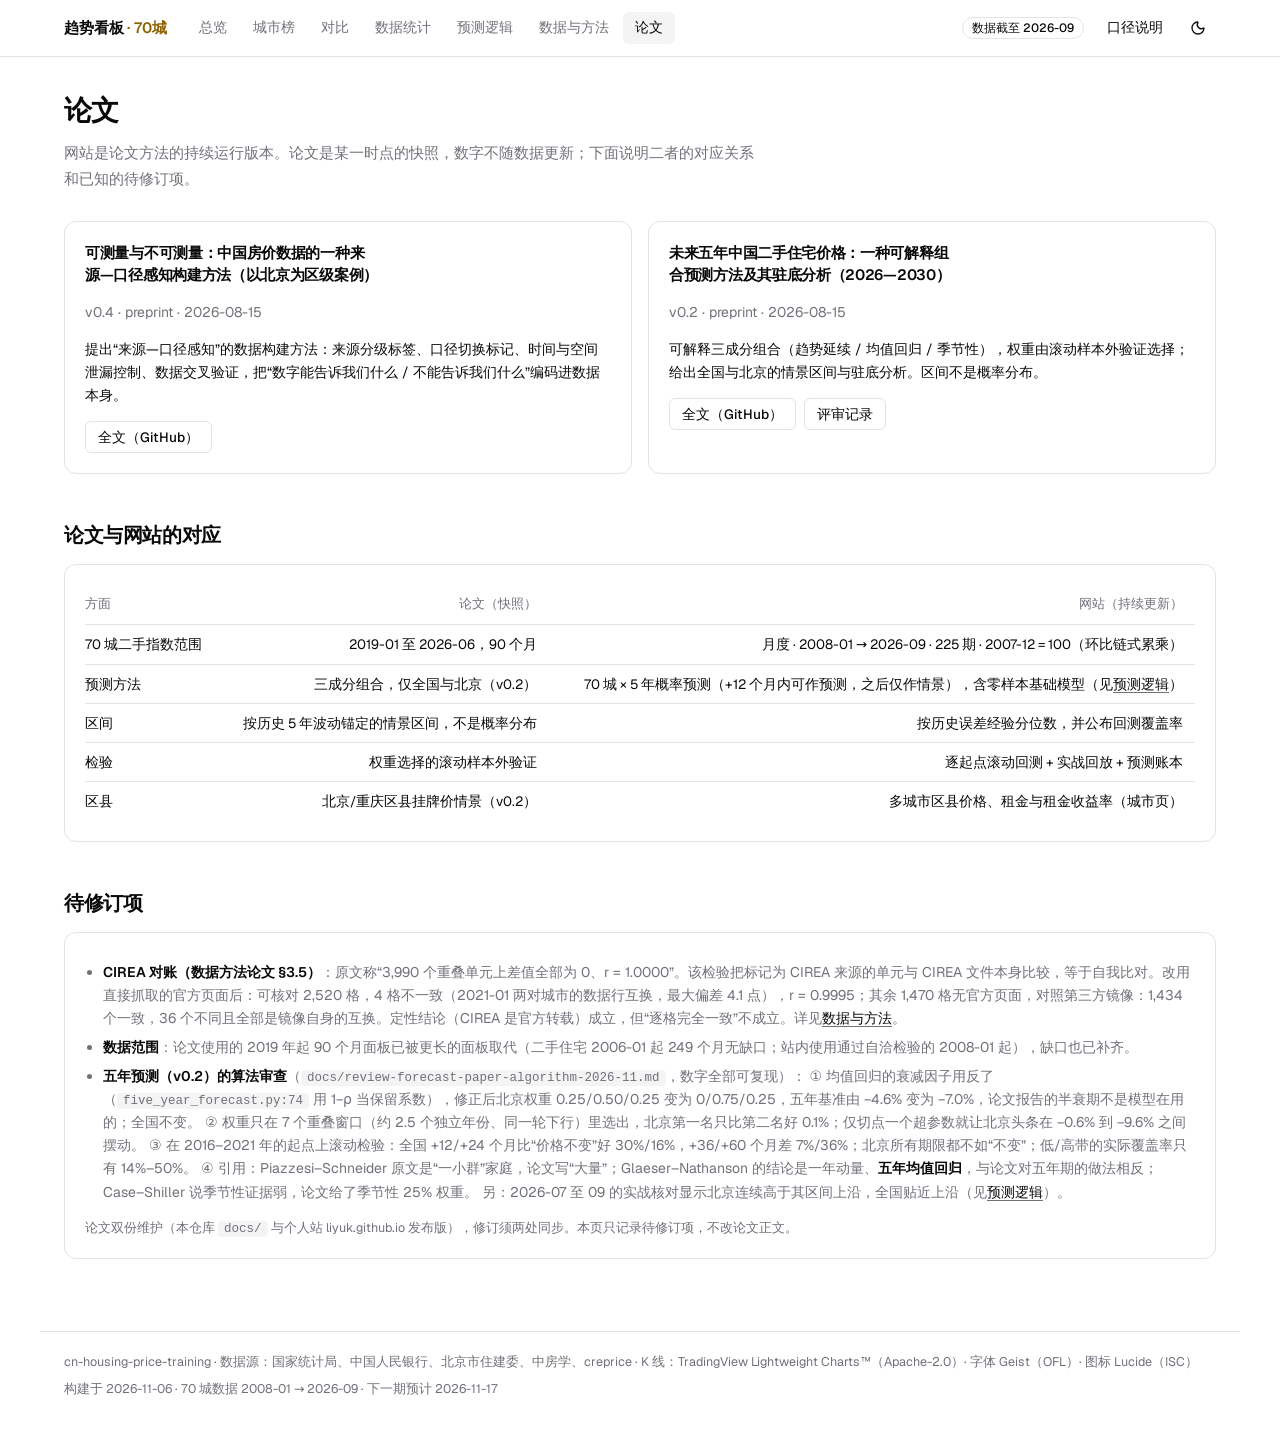
<file: site/papers.html>
<!DOCTYPE html>
<html lang="zh-CN">
<head>
  <meta charset="UTF-8" />
  <meta name="viewport" content="width=device-width, initial-scale=1.0" />
  <title>论文 · 趋势看板</title>
  <meta name="description" content="项目的两篇论文、版本与待修订项。" />
  <meta name="color-scheme" content="dark light" />
  <script>try { var t = localStorage.getItem("theme") || (matchMedia("(prefers-color-scheme: dark)").matches ? "dark" : "light"); document.documentElement.dataset.theme = t; } catch (e) {}</script>
  <link rel="preconnect" href="https://cdn.jsdelivr.net" crossorigin />
  <link rel="preload" href="assets/fonts/geist-latin-wght-normal.woff2" as="font" type="font/woff2" crossorigin />
  <link rel="stylesheet" href="assets/styles.css" />
</head>
<body>
  <div id="shell-header"></div>
  <main class="wrap">
    <section class="page-head">
      <h1>论文</h1>
      <p class="lead">网站是论文方法的持续运行版本。论文是某一时点的快照，数字不随数据更新；下面说明二者的对应关系和已知的待修订项。</p>
    </section>
    <section class="block tight">
      <div class="grid2">
        <article class="panel card">
          <h3 class="paper-t">可测量与不可测量：中国房价数据的一种来源—口径感知构建方法（以北京为区级案例）</h3>
          <p class="dim">v0.4 · preprint · 2026-08-15</p>
          <p>提出“来源—口径感知”的数据构建方法：来源分级标签、口径切换标记、时间与空间泄漏控制、数据交叉验证，把“数字能告诉我们什么 / 不能告诉我们什么”编码进数据本身。</p>
          <div class="links"><a href="https://github.com/Liyuk/cn-housing-price-training/blob/main/docs/paper-china-housing-price-data-methods.md" target="_blank" rel="noopener">全文（GitHub）</a></div>
        </article>
        <article class="panel card">
          <h3 class="paper-t">未来五年中国二手住宅价格：一种可解释组合预测方法及其驻底分析（2026—2030）</h3>
          <p class="dim">v0.2 · preprint · 2026-08-15</p>
          <p>可解释三成分组合（趋势延续 / 均值回归 / 季节性），权重由滚动样本外验证选择；给出全国与北京的情景区间与驻底分析。区间不是概率分布。</p>
          <div class="links"><a href="https://github.com/Liyuk/cn-housing-price-training/blob/main/docs/paper-five-year-housing-price-forecast.md" target="_blank" rel="noopener">全文（GitHub）</a>
            <a href="https://github.com/Liyuk/cn-housing-price-training/blob/main/docs/review-five-year-housing-price-forecast.md" target="_blank" rel="noopener">评审记录</a></div>
        </article>
      </div>
    </section>
    <section class="block">
      <div class="sec-head"><h2>论文与网站的对应</h2></div>
      <div class="panel card"><div style="overflow-x:auto"><table class="plain">
        <thead><tr><th>方面</th><th>论文（快照）</th><th>网站（持续更新）</th></tr></thead>
        <tbody>
          <tr><td>70 城二手指数范围</td><td>2019-01 至 2026-06，90 个月</td><td><span data-vintage="cum.json"></span></td></tr>
          <tr><td>预测方法</td><td>三成分组合，仅全国与北京（v0.2）</td><td>70 城 × 5 年概率预测（+12 个月内可作预测，之后仅作情景），含零样本基础模型（见<a href="forecast.html">预测逻辑</a>）</td></tr>
          <tr><td>区间</td><td>按历史 5 年波动锚定的情景区间，不是概率分布</td><td>按历史误差经验分位数，并公布回测覆盖率</td></tr>
          <tr><td>检验</td><td>权重选择的滚动样本外验证</td><td>逐起点滚动回测 + 实战回放 + 预测账本</td></tr>
          <tr><td>区县</td><td>北京/重庆区县挂牌价情景（v0.2）</td><td>多城市区县价格、租金与租金收益率（城市页）</td></tr>
        </tbody></table></div></div>
    </section>
    <section class="block">
      <div class="sec-head"><h2>待修订项</h2></div>
      <div class="panel card">
        <ul class="src-list" style="columns:1">
          <li><b>CIREA 对账（数据方法论文 §3.5）</b>：原文称“3,990 个重叠单元上差值全部为 0、r = 1.0000”。该检验把标记为 CIREA 来源的单元与 CIREA 文件本身比较，等于自我比对。改用直接抓取的官方页面后：可核对 2,520 格，4 格不一致（2021-01 两对城市的数据行互换，最大偏差 4.1 点），r = 0.9995；其余 1,470 格无官方页面，对照第三方镜像：1,434 个一致，36 个不同且全部是镜像自身的互换。定性结论（CIREA 是官方转载）成立，但“逐格完全一致”不成立。详见<a href="data.html">数据与方法</a>。</li>
          <li><b>数据范围</b>：论文使用的 2019 年起 90 个月面板已被更长的面板取代（二手住宅 2006-01 起 249 个月无缺口；站内使用通过自洽检验的 2008-01 起），缺口也已补齐。</li>
          <li><b>五年预测（v0.2）的算法审查</b>（<code>docs/review-forecast-paper-algorithm-2026-11.md</code>，数字全部可复现）：
            ① 均值回归的衰减因子用反了（<code>five_year_forecast.py:74</code> 用 1−ρ 当保留系数），修正后北京权重 0.25/0.50/0.25 变为 0/0.75/0.25，五年基准由 −4.6% 变为 −7.0%，论文报告的半衰期不是模型在用的；全国不变。
            ② 权重只在 7 个重叠窗口（约 2.5 个独立年份、同一轮下行）里选出，北京第一名只比第二名好 0.1%；仅切点一个超参数就让北京头条在 −0.6% 到 −9.6% 之间摆动。
            ③ 在 2016–2021 年的起点上滚动检验：全国 +12/+24 个月比“价格不变”好 30%/16%，+36/+60 个月差 7%/36%；北京所有期限都不如“不变”；低/高带的实际覆盖率只有 14%–50%。
            ④ 引用：Piazzesi–Schneider 原文是“一小群”家庭，论文写“大量”；Glaeser–Nathanson 的结论是一年动量、<b>五年均值回归</b>，与论文对五年期的做法相反；Case–Shiller 说季节性证据弱，论文给了季节性 25% 权重。
            另：2026-07 至 09 的实战核对显示北京连续高于其区间上沿，全国贴近上沿（见<a href="forecast.html">预测逻辑</a>）。</li>
        </ul>
        <p class="foot">论文双份维护（本仓库 <code>docs/</code> 与个人站 liyuk.github.io 发布版），修订须两处同步。本页只记录待修订项，不改论文正文。</p>
      </div>
    </section>
  </main>
  <div id="shell-footer"></div>
  <script type="module" src="assets/js/pages/papers.js"></script>
</body>
</html>
</file>
<file: site/assets/styles.css>
/* 趋势看板 — design system.
   Foundation: shadcn/ui "zinc" theme tokens (ui.shadcn.com/r/themes.css) and its component specs
   (button h-9 / badge / toggle group / input / table / card / alert), applied with the Impeccable
   "Operate" rules: one sans family, fixed rem scale, restrained colour (a monochrome UI; colour only
   encodes data), border-only elevation, no side stripes, no decorative motion.

   Colour roles
     UI            background / foreground / muted / border / primary   (shadcn neutrals; primary = ink)
     data          --gold (the series under study) · --blue (context) · --orange (alert)   validated with the
                   dataviz checker on #09090b and #ffffff (CVD ΔE ≥ 22, contrast ≥ 3:1)
     meaning       寒 凉 平 温 热 → diverging blue ↔ orange with a neutral mid; always paired with the character
     text on data  --up / --down / --gold-text are darker steps where plain text needs 4.5:1 on white
   Charts read tokens at render time (tok("name")), so this file is the single source of colour. */

@font-face {
  font-family: "Geist";
  src: url("fonts/geist-latin-wght-normal.woff2") format("woff2");
  font-weight: 100 900;
  font-display: swap;
  unicode-range: U+0000-00FF, U+0131, U+0152-0153, U+02BB-02BC, U+02C6, U+02DA, U+02DC, U+2000-206F, U+20AC, U+2122, U+2191, U+2193, U+2212, U+2215, U+FEFF, U+FFFD;
}

:root {
  color-scheme: light;
  /* shadcn / zinc, light */
  --background: hsl(0 0% 100%);
  --foreground: hsl(240 10% 3.9%);
  --card: hsl(0 0% 100%);
  --muted: hsl(240 4.8% 95.9%);
  --muted-foreground: hsl(240 3.8% 46.1%);
  --border: hsl(240 5.9% 90%);
  --input: hsl(240 5.9% 90%);
  --primary: hsl(240 5.9% 10%);
  --primary-foreground: hsl(0 0% 98%);
  --accent: hsl(240 4.8% 95.9%);
  --ring: hsl(240 5.9% 10%);
  --destructive: hsl(0 84.2% 60.2%);
  --radius: 0.5rem;

  /* data */
  --gold: #b97d00;
  --blue: #2a78d6;
  --orange: #d4501f;
  --aqua: #12966a;
  --violet: #7c4fd0;
  --gold-text: #8f6100;
  --up: #c2410c;
  --down: #1d4ed8;
  --cold: #2f66b8;
  --cool: #6d97cf;
  --flat: hsl(240 3.8% 46.1%);
  --warm: #c07a35;
  --hot: #c2441f;
  --mid: hsl(240 5% 88%);                      /* diverging neutral */
  --phase: rgba(185, 125, 0, 0.1);             /* rising-phase shading */

  /* aliases the chart code reads */
  --ink: var(--foreground);
  --ink-2: hsl(240 5% 34%);
  --ink-3: var(--muted-foreground);
  --line: hsl(240 6% 94%);                     /* gridlines: recede */
  --line-2: var(--border);
  --panel: var(--card);
  --gold-ink: var(--gold-text);

  --font: "Geist", ui-sans-serif, system-ui, -apple-system, "PingFang SC", "Hiragino Sans GB", "Microsoft YaHei", "Noto Sans SC", sans-serif;
  --scrim: hsl(240 10% 3.9% / 0.5);
}

:root[data-theme="dark"] {
  color-scheme: dark;
  --background: hsl(240 10% 3.9%);
  --foreground: hsl(0 0% 98%);
  --card: hsl(240 10% 3.9%);
  --muted: hsl(240 3.7% 15.9%);
  --muted-foreground: hsl(240 5% 64.9%);
  --border: hsl(240 3.7% 15.9%);
  --input: hsl(240 3.7% 15.9%);
  --primary: hsl(0 0% 98%);
  --primary-foreground: hsl(240 5.9% 10%);
  --accent: hsl(240 3.7% 15.9%);
  --ring: hsl(240 4.9% 83.9%);

  --gold: #c98500;
  --blue: #3987e5;
  --orange: #d95926;
  --aqua: #1fa675;
  --violet: #9a78e6;
  --gold-text: #e3ab35;
  --up: #e8693a;
  --down: #5b9bf0;
  --cold: #3d73c4;
  --cool: #6d97cf;
  --flat: hsl(240 5% 64.9%);
  --warm: #c07a35;
  --hot: #d9532c;
  --mid: hsl(240 4% 26%);
  --phase: rgba(201, 133, 0, 0.12);

  --ink-2: hsl(240 5% 78%);
  --line: hsl(240 4% 11%);
}

* { box-sizing: border-box; }
html { scroll-behavior: smooth; scroll-padding-top: 80px; }
@media (prefers-reduced-motion: reduce) { html { scroll-behavior: auto; } * { transition: none !important; animation: none !important; } }

body {
  margin: 0;
  background: var(--background);
  color: var(--foreground);
  font: 14px/1.65 var(--font);
  font-feature-settings: "tnum" 0, "calt" 1;
  -webkit-font-smoothing: antialiased;
  text-rendering: optimizeLegibility;
}
/* browser surfaces carry the design too */
::selection { background: var(--primary); color: var(--primary-foreground); }
input, textarea { caret-color: var(--foreground); }
input[type="checkbox"] { accent-color: var(--primary); width: 15px; height: 15px; margin: 0; cursor: pointer; }
* { scrollbar-width: thin; scrollbar-color: var(--border) transparent; }
a { color: var(--foreground); text-decoration-line: underline; text-decoration-color: var(--muted-foreground); text-underline-offset: 3px; text-decoration-thickness: 1px; }
a:hover { text-decoration-color: var(--foreground); }
button, select, input { font: inherit; color: inherit; }
:focus-visible { outline: none; box-shadow: 0 0 0 3px color-mix(in srgb, var(--ring) 50%, transparent); border-radius: 6px; }
.num, table td, .kv td { font-variant-numeric: tabular-nums; }
h1, h2, h3 { text-wrap: balance; letter-spacing: -0.02em; margin: 0; }
p { text-wrap: pretty; }
code { font: 12.5px/1.4 ui-monospace, "SF Mono", Menlo, monospace; background: var(--muted); padding: 1px 6px; border-radius: 4px; }
.icon { flex: none; vertical-align: -0.15em; }
.dim { color: var(--muted-foreground); }
.up { color: var(--up); } .down { color: var(--down); } .flatc { color: var(--muted-foreground); }

.wrap { max-width: 1200px; margin: 0 auto; padding: 0 24px; }

/* ---------- controls (shadcn spec) ---------- */
.btn {
  appearance: none; display: inline-flex; align-items: center; justify-content: center; gap: 8px; white-space: nowrap;
  height: 36px; padding: 0 16px; border-radius: 6px; border: 1px solid transparent; cursor: pointer;
  font-size: 14px; font-weight: 500; text-decoration: none; transition: background-color .15s, color .15s, border-color .15s;
  background: transparent; color: var(--foreground);
}
.btn:hover { background: var(--accent); }
.btn.outline { border-color: var(--input); background: var(--background); }
.btn.primary { background: var(--primary); color: var(--primary-foreground); }
.btn.primary:hover { background: color-mix(in srgb, var(--primary) 90%, transparent); }
.btn.sm { height: 32px; padding: 0 12px; }
.btn.icon-only { width: 36px; padding: 0; }
.btn:disabled { opacity: .5; pointer-events: none; }
.ghost { appearance: none; background: transparent; border: 0; color: inherit; cursor: pointer; border-radius: 6px; padding: 4px 10px; }

.badge {
  display: inline-flex; align-items: center; gap: 6px; height: 22px; padding: 0 9px; border-radius: 999px;
  border: 1px solid var(--border); font-size: 12px; font-weight: 500; line-height: 1; color: var(--foreground); white-space: nowrap;
}

/* segmented control = shadcn Tabs list / toggle group */
.seg { display: inline-flex; align-items: center; height: 36px; padding: 3px; gap: 2px; border-radius: 8px; background: var(--muted); }
.seg button {
  appearance: none; border: 1px solid transparent; background: transparent; height: 100%; padding: 0 12px; border-radius: 6px; cursor: pointer;
  font-size: 13.5px; font-weight: 500; color: var(--muted-foreground); transition: background-color .15s, color .15s; white-space: nowrap;
}
.seg button:hover { color: var(--foreground); }
.seg button[aria-pressed="true"], .seg button.on { background: var(--background); color: var(--foreground); border-color: var(--border); box-shadow: 0 1px 2px rgb(0 0 0 / 0.05); }
:root[data-theme="dark"] .seg button[aria-pressed="true"], :root[data-theme="dark"] .seg button.on { background: color-mix(in srgb, var(--input) 60%, var(--background)); border-color: var(--input); box-shadow: none; }

input.search, select.search {
  height: 36px; padding: 0 12px; border-radius: 6px; border: 1px solid var(--input); background: var(--background); color: var(--foreground);
  font-size: 14px; box-shadow: 0 1px 2px rgb(0 0 0 / 0.04); transition: border-color .15s, box-shadow .15s; min-width: 0;
}
input.search { width: 168px; }
input.search::placeholder { color: var(--muted-foreground); }
input.search:focus-visible, select.search:focus-visible { border-color: var(--ring); box-shadow: 0 0 0 3px color-mix(in srgb, var(--ring) 40%, transparent); border-radius: 6px; }
select.search {
  appearance: none; padding-right: 32px; cursor: pointer;
  background-image: url("data:image/svg+xml,%3Csvg xmlns='http://www.w3.org/2000/svg' width='16' height='16' viewBox='0 0 24 24' fill='none' stroke='%23888' stroke-width='2' stroke-linecap='round' stroke-linejoin='round'%3E%3Cpath d='m6 9 6 6 6-6'/%3E%3C/svg%3E");
  background-repeat: no-repeat; background-position: right 10px center;
}
.check { display: inline-flex; gap: 8px; align-items: center; font-size: 13.5px; color: var(--muted-foreground); cursor: pointer; }
.check:hover { color: var(--foreground); }

/* ---------- top bar ---------- */
.topbar { position: sticky; top: 0; z-index: 40; background: color-mix(in srgb, var(--background) 92%, transparent); backdrop-filter: blur(8px); border-bottom: 1px solid var(--border); }
.topbar .wrap { display: flex; align-items: center; gap: 20px; min-height: 56px; }
.brand { font-weight: 600; font-size: 15px; letter-spacing: -0.01em; text-decoration: none; white-space: nowrap; }
.brand b { font-weight: 600; color: var(--gold-text); }
.nav { display: flex; gap: 2px; overflow-x: auto; scrollbar-width: none; }
.nav::-webkit-scrollbar { display: none; }
.nav a { height: 32px; display: inline-flex; align-items: center; padding: 0 12px; border-radius: 6px; color: var(--muted-foreground); text-decoration: none; font-size: 14px; font-weight: 500; white-space: nowrap; transition: background-color .15s, color .15s; }
.nav a:hover { color: var(--foreground); background: var(--accent); }
.nav a.on { color: var(--foreground); background: var(--accent); }
.top-tools { margin-left: auto; display: flex; align-items: center; gap: 4px; }
.asof { margin-right: 6px; }

/* ---------- pages ---------- */
main.wrap { padding-bottom: 8px; }
.opening { padding: 36px 0 4px; }
.opening h1, .page-head h1 { font-size: 28px; line-height: 1.25; font-weight: 600; letter-spacing: -0.025em; max-width: 24em; margin-bottom: 12px; }
.opening .lead, .page-head .lead { color: var(--muted-foreground); max-width: 46em; margin: 0; font-size: 15px; line-height: 1.75; }
.opening .lead b, .page-head .lead b { color: var(--foreground); font-weight: 600; }
.page-head { padding: 36px 0 4px; }
section.block { padding-top: 48px; }
section.block.tight { padding-top: 24px; }
.sec-head { margin-bottom: 16px; }
.sec-head h2 { font-size: 20px; line-height: 1.3; font-weight: 600; margin-bottom: 4px; }
.sec-head p { margin: 0; color: var(--muted-foreground); max-width: 46em; font-size: 14px; }
.sec-head p b { color: var(--foreground); font-weight: 600; }
.mt { margin-top: 16px; }
.grid2 { display: grid; grid-template-columns: 1fr 1fr; gap: 16px; }

/* card: border only (elevation declared once) */
.panel { background: var(--card); border: 1px solid var(--border); border-radius: 12px; }
.card { padding: 20px; }
.hero { margin-top: 24px; padding: 16px 20px 16px; }
.hero-head { display: flex; flex-wrap: wrap; align-items: center; gap: 8px 16px; margin-bottom: 8px; }
.hero-head h2 { font-size: 15px; font-weight: 600; letter-spacing: -0.01em; }
.hero-head .sub { color: var(--muted-foreground); font-size: 13px; }
.hero-head .tools { margin-left: auto; display: flex; gap: 8px; align-items: center; }

.chart { width: 100%; height: 440px; }
.chart.tall { height: 560px; }
.chart.huge { height: 960px; }
.chart.mid { height: 340px; }
.chart.short { height: 260px; }
/* skeleton while a chart has not mounted yet */
.chart:not(:has(canvas)) { background: linear-gradient(90deg, var(--muted) 25%, color-mix(in srgb, var(--muted) 55%, var(--background)) 50%, var(--muted) 75%); background-size: 200% 100%; border-radius: 8px; animation: sk 1.4s ease-in-out infinite; }
@keyframes sk { from { background-position: 200% 0; } to { background-position: -200% 0; } }

.foot { color: var(--muted-foreground); font-size: 12.5px; line-height: 1.65; margin: 8px 0 0; max-width: 72em; }
.foot b { color: var(--foreground); font-weight: 600; }
details.table-view { margin-top: 10px; font-size: 13px; }
details.table-view summary { cursor: pointer; color: var(--muted-foreground); width: fit-content; }

/* alert (callout): shadcn Alert, no side stripe */
.callout {
  position: relative; margin: 14px 0 0; padding: 10px 14px 10px 40px; border: 1px solid var(--border); border-radius: 8px;
  background: color-mix(in srgb, var(--muted) 45%, var(--background)); color: var(--muted-foreground); font-size: 13.5px; line-height: 1.7;
}
.callout b { color: var(--foreground); font-weight: 600; }
.callout::before {
  content: ""; position: absolute; left: 14px; top: 13px; width: 16px; height: 16px; background: var(--foreground);
  -webkit-mask: url("data:image/svg+xml,%3Csvg xmlns='http://www.w3.org/2000/svg' viewBox='0 0 24 24' fill='none' stroke='black' stroke-width='2' stroke-linecap='round' stroke-linejoin='round'%3E%3Ccircle cx='12' cy='12' r='10'/%3E%3Cpath d='M12 16v-4'/%3E%3Cpath d='M12 8h.01'/%3E%3C/svg%3E") center / contain no-repeat;
  mask: url("data:image/svg+xml,%3Csvg xmlns='http://www.w3.org/2000/svg' viewBox='0 0 24 24' fill='none' stroke='black' stroke-width='2' stroke-linecap='round' stroke-linejoin='round'%3E%3Ccircle cx='12' cy='12' r='10'/%3E%3Cpath d='M12 16v-4'/%3E%3Cpath d='M12 8h.01'/%3E%3C/svg%3E") center / contain no-repeat;
}

/* ---------- key figures (a table, not a hero metric) ---------- */
table.kv { width: 100%; border-collapse: collapse; margin-top: 12px; font-size: 14px; }
table.kv th { text-align: left; font-weight: 500; color: var(--muted-foreground); padding: 9px 12px 9px 0; border-top: 1px solid var(--border); white-space: nowrap; width: 1%; }
table.kv td { padding: 9px 0; border-top: 1px solid var(--border); }
table.kv td b { font-weight: 600; font-size: 15px; margin-right: 8px; }
table.kv td .note { color: var(--muted-foreground); }

/* ---------- link list (home) ---------- */
ul.list { list-style: none; margin: 0; padding: 0; border: 1px solid var(--border); border-radius: 12px; overflow: hidden; }
ul.list li + li { border-top: 1px solid var(--border); }
ul.list a { display: grid; grid-template-columns: 1fr auto; align-items: center; gap: 4px 16px; padding: 14px 18px; text-decoration: none; transition: background-color .15s; }
ul.list a:hover { background: var(--accent); }
ul.list .t1 { font-weight: 600; font-size: 15px; }
ul.list .t2 { color: var(--muted-foreground); font-size: 13.5px; grid-column: 1; }
ul.list .t3 { color: var(--muted-foreground); font-size: 12.5px; grid-column: 1; }
ul.list .chev { grid-column: 2; grid-row: 1 / span 3; color: var(--muted-foreground); }

/* ---------- board ---------- */
.board-tools { display: flex; flex-wrap: wrap; gap: 8px 12px; align-items: center; margin-bottom: 12px; }
.chips { display: flex; flex-wrap: wrap; gap: 6px; }
.chip-btn { appearance: none; display: inline-flex; align-items: center; gap: 8px; height: 32px; padding: 0 12px 0 8px; border-radius: 999px; border: 1px solid var(--border); background: transparent; color: var(--muted-foreground); cursor: pointer; font-size: 13.5px; transition: background-color .15s, color .15s, border-color .15s; }
.chip-btn:hover { background: var(--accent); color: var(--foreground); }
.chip-btn[aria-pressed="true"] { border-color: var(--foreground); color: var(--foreground); background: var(--accent); }
.chip-btn .t { border: 0; padding: 0; height: auto; gap: 6px; }
.board-count { margin-left: auto; font-size: 12.5px; color: var(--muted-foreground); }

/* temperature badge: a dot (colour) + the character (meaning) */
.t { display: inline-flex; align-items: center; gap: 6px; height: 22px; padding: 0 9px 0 7px; border-radius: 999px; border: 1px solid var(--border); font-size: 12.5px; font-weight: 500; line-height: 1; color: var(--foreground); white-space: nowrap; }
.t::before { content: ""; width: 7px; height: 7px; border-radius: 50%; background: var(--flat); }
.t.cold::before { background: var(--cold); } .t.cool::before { background: var(--cool); } .t.flat::before { background: var(--flat); }
.t.warm::before { background: var(--warm); } .t.hot::before { background: var(--hot); }
.tag-turn { margin-left: 6px; height: 20px; padding: 0 7px; border-radius: 999px; border: 1px solid color-mix(in srgb, var(--gold) 55%, transparent); color: var(--gold-text); font-size: 11.5px; font-weight: 500; display: inline-flex; align-items: center; }

.table-wrap { overflow-x: auto; border: 1px solid var(--border); border-radius: 12px; background: var(--card); }
table.board { width: 100%; border-collapse: collapse; font-size: 13.5px; min-width: 920px; }
table.board th { position: sticky; top: 0; background: color-mix(in srgb, var(--muted) 50%, var(--background)); color: var(--muted-foreground); font-weight: 500; font-size: 12.5px; text-align: right; height: 40px; padding: 0 12px; border-bottom: 1px solid var(--border); white-space: nowrap; }
table.board th.l, table.board td.l { text-align: left; }
table.board th button { appearance: none; border: 0; background: none; color: inherit; cursor: pointer; font: inherit; padding: 0; }
table.board th button:hover { color: var(--foreground); }
table.board th[aria-sort="descending"] button, table.board th[aria-sort="ascending"] button { color: var(--foreground); }
table.board th[aria-sort="descending"] button::after, table.board th[aria-sort="ascending"] button::after {
  content: ""; display: inline-block; width: 12px; height: 12px; margin-left: 4px; vertical-align: -1px; background: currentColor;
}
table.board th[aria-sort="descending"] button::after { -webkit-mask: url("data:image/svg+xml,%3Csvg xmlns='http://www.w3.org/2000/svg' viewBox='0 0 24 24' fill='none' stroke='black' stroke-width='2.5' stroke-linecap='round' stroke-linejoin='round'%3E%3Cpath d='M12 5v14'/%3E%3Cpath d='m19 12-7 7-7-7'/%3E%3C/svg%3E") center / contain no-repeat; mask: url("data:image/svg+xml,%3Csvg xmlns='http://www.w3.org/2000/svg' viewBox='0 0 24 24' fill='none' stroke='black' stroke-width='2.5' stroke-linecap='round' stroke-linejoin='round'%3E%3Cpath d='M12 5v14'/%3E%3Cpath d='m19 12-7 7-7-7'/%3E%3C/svg%3E") center / contain no-repeat; }
table.board th[aria-sort="ascending"] button::after { -webkit-mask: url("data:image/svg+xml,%3Csvg xmlns='http://www.w3.org/2000/svg' viewBox='0 0 24 24' fill='none' stroke='black' stroke-width='2.5' stroke-linecap='round' stroke-linejoin='round'%3E%3Cpath d='m5 12 7-7 7 7'/%3E%3Cpath d='M12 19V5'/%3E%3C/svg%3E") center / contain no-repeat; mask: url("data:image/svg+xml,%3Csvg xmlns='http://www.w3.org/2000/svg' viewBox='0 0 24 24' fill='none' stroke='black' stroke-width='2.5' stroke-linecap='round' stroke-linejoin='round'%3E%3Cpath d='m5 12 7-7 7 7'/%3E%3Cpath d='M12 19V5'/%3E%3C/svg%3E") center / contain no-repeat; }
table.board td { padding: 7px 12px; border-bottom: 1px solid var(--border); text-align: right; white-space: nowrap; }
table.board tbody tr { transition: background-color .15s; }
table.board tbody tr:hover { background: color-mix(in srgb, var(--muted) 50%, transparent); }
table.board tbody tr:last-child td { border-bottom: 0; }
.city-btn { font-weight: 600; font-size: 14px; text-decoration: none; }
.city-btn:hover { text-decoration: underline; text-underline-offset: 3px; }
.rank { color: var(--muted-foreground); width: 36px; }
.strength { display: inline-flex; align-items: center; gap: 8px; }
.strength .bar { width: 56px; height: 5px; background: var(--muted); border-radius: 3px; overflow: hidden; }
.strength .bar i { display: block; height: 100%; background: var(--gold); border-radius: 3px; }
.strength span.num { width: 26px; text-align: right; }
svg.spark { width: 110px; height: 28px; display: block; margin-left: auto; overflow: visible; }
svg.micro { width: 132px; height: 22px; display: block; margin-left: auto; overflow: visible; }
tr.empty td { padding: 40px 12px; text-align: center; color: var(--muted-foreground); }
tr.empty td .btn { margin-top: 12px; }
.legend-note { margin-top: 10px; font-size: 12.5px; color: var(--muted-foreground); max-width: 72em; }

/* ---------- plain tables (scorecard, data) ---------- */
table.plain { width: 100%; border-collapse: collapse; font-size: 13.5px; }
table.plain th { color: var(--muted-foreground); font-weight: 500; font-size: 12.5px; text-align: right; height: 40px; padding: 0 12px; border-bottom: 1px solid var(--border); white-space: nowrap; }
table.plain td { text-align: right; padding: 8px 12px; border-bottom: 1px solid var(--border); }
table.plain th:first-child, table.plain td:first-child { text-align: left; padding-left: 0; }
table.plain th.l, table.plain td.l { text-align: left; }
table.plain tr:last-child td { border-bottom: 0; }
table.plain td.best { font-weight: 600; color: var(--gold-text); }
.verdict { display: inline-flex; align-items: center; gap: 5px; font-size: 12.5px; white-space: nowrap; color: var(--foreground); }
.verdict.out { color: var(--up); }

.zones { display: grid; grid-template-columns: repeat(3, 1fr); gap: 12px; margin-top: 16px; }
.zone { border: 1px solid var(--border); border-radius: 8px; padding: 12px 14px; font-size: 13.5px; color: var(--muted-foreground); line-height: 1.65; }
.zone h4 { margin: 0 0 4px; font-size: 14px; font-weight: 600; color: var(--foreground); }
.zone .tagz { font-size: 12px; font-weight: 500; margin-bottom: 4px; display: block; }
.src-list { columns: 2; column-gap: 32px; padding-left: 18px; margin: 8px 0 0; color: var(--muted-foreground); }
.src-list li { break-inside: avoid; margin-bottom: 6px; }
.src-list b { color: var(--foreground); font-weight: 600; }

/* facts: a data list, not tiles */
.facts { display: grid; grid-template-columns: repeat(4, 1fr); border-top: 1px solid var(--border); border-left: 1px solid var(--border); border-radius: 0; margin: 8px 0 16px; }
.fact { padding: 10px 14px; border-right: 1px solid var(--border); border-bottom: 1px solid var(--border); }
.fact .k { font-size: 12px; color: var(--muted-foreground); }
.fact .v { font-size: 16px; font-weight: 600; letter-spacing: -0.01em; }
.fact .v small { font-size: 12px; color: var(--muted-foreground); font-weight: 400; margin-left: 2px; }

/* trend view toolbar + stage */
.tv-bar { display: flex; flex-wrap: wrap; align-items: center; gap: 8px 14px; margin: 4px 0 6px; }
.tv-grp { display: inline-flex; flex-wrap: wrap; align-items: center; gap: 6px; }
.tv-grp[hidden], .tv-bar [hidden] { display: none; }
.tv-lab { font-size: 12px; color: var(--muted-foreground); white-space: nowrap; }
.tv-checks { gap: 14px; }
.tv-custom { display: inline-flex; align-items: center; gap: 6px; }
.tv-custom { flex-wrap: wrap; }
.tv-custom input[type="month"] { width: 148px; max-width: 100%; height: 32px; padding: 0 8px; border: 1px solid var(--input); border-radius: 6px; background: var(--background); color: var(--foreground); font: inherit; font-size: 13px; }
.tv-custom.on input[type="month"] { border-color: var(--foreground); }
.tv-hint { margin: 0 0 8px; font-size: 12.5px; color: var(--muted-foreground); }
.tv-stats { margin-top: 14px; }
.cmp-pick { display: flex; flex-wrap: wrap; align-items: center; gap: 8px 18px; margin: 0 0 10px; }
.cmp-pick .chips { display: inline-flex; flex-wrap: wrap; gap: 6px; }
.chip-btn .x { margin-left: 4px; color: var(--muted-foreground); }
.chip-btn:hover .x { color: var(--foreground); }
.tv-grp.off { opacity: 0.45; }
.ledger-entry + .ledger-entry { margin-top: 28px; padding-top: 22px; border-top: 1px solid var(--border); }
.ledger-entry h3 { margin: 0; font-size: 16px; font-weight: 600; }
.ledger-prov { margin: 0 0 12px; padding: 10px 12px; border: 1px solid var(--border); border-radius: 8px; font-size: 13px; color: var(--ink-2); }
.ledger-prov code { font-size: 12px; word-break: break-all; }
.ledger-prov summary { cursor: pointer; margin-top: 6px; color: var(--muted-foreground); }
@media (max-width: 640px) {
  .tv-bar > .tv-grp, .cmp-pick > .tv-grp, .window-bar > * { flex-direction: column; align-items: flex-start; gap: 4px; max-width: 100%; }
  .tv-bar .seg, .tv-custom { max-width: 100%; }
  .seg button { white-space: nowrap; padding-left: 10px; padding-right: 10px; }
  .tv-checks { flex-direction: row !important; }
}
.window-bar { display: flex; flex-wrap: wrap; align-items: center; gap: 8px 14px; margin: 0 0 4px; }
.window-bar .note { font-size: 12.5px; color: var(--muted-foreground); }
.tv-stats:empty { display: none; }
.tv-stats-head { display: flex; flex-wrap: wrap; gap: 4px 12px; align-items: baseline; margin-bottom: 4px; font-size: 13.5px; }
table.stats th[scope="row"] { text-align: left; font-weight: 500; color: var(--foreground); font-size: 13px; padding: 8px 12px 8px 0; height: auto; border-bottom: 1px solid var(--border); white-space: nowrap; }
table.stats tbody tr:last-child th, table.stats tbody tr:last-child td { border-bottom: 0; }
.dot { display: inline-block; width: 8px; height: 8px; border-radius: 50%; margin-right: 8px; vertical-align: 1px; }
.tv-bar [hidden], .tv-stage [hidden], .tv-key[hidden] { display: none; }
.tv-key { display: flex; flex-wrap: wrap; gap: 4px 16px; margin: 0 0 8px; font-size: 12px; color: var(--ink-2); }
.tv-key .k { display: inline-flex; align-items: center; gap: 6px; }
.tv-key .note { color: var(--ink-3); }
.sw { display: inline-block; width: 14px; height: 8px; border-radius: 2px; flex: none; }
.sw.up { background: var(--orange); } .sw.down { background: var(--blue); }
.sw.phase { background: var(--phase); border: 1px solid var(--border); }
.sw.scn { background: rgba(128, 128, 120, 0.2); }
.sw.median, .sw.band { height: 0; background: none; border-radius: 0; border-top: 2px dashed var(--gold); }
.sw.band { border-top: 2px dotted var(--gold); }
.sw.nat { height: 2px; background: var(--blue); }
.sw.new { height: 0; background: none; border-radius: 0; border-top: 2px dashed var(--aqua); }
.sw.chg { height: 8px; width: 4px; background: var(--orange); opacity: 0.6; box-shadow: 6px 0 0 var(--blue); margin-right: 6px; }
.tv-stage { position: relative; }
.tv-candle { position: relative; }
.lwc-legend { position: absolute; left: 8px; top: 6px; z-index: 3; max-width: calc(100% - 180px); font-size: 12px; line-height: 1.5; color: var(--ink-3); pointer-events: none; font-variant-numeric: tabular-nums; }
.lwc-legend .row { display: flex; flex-wrap: wrap; align-items: center; gap: 0 10px; }
.lwc-legend .lg-title { font-size: 13px; font-weight: 600; color: var(--foreground); }
.lwc-legend .lg-unit { color: var(--ink-2); }
.lwc-legend .lg-time { color: var(--ink-2); margin-right: 4px; }
.lwc-legend b { font-weight: 500; color: var(--foreground); }
.lwc-legend b.up, .lwc-pane b.up { color: var(--up); } .lwc-legend b.down, .lwc-pane b.down { color: var(--down); }
.lwc-legend .sw { margin-right: 2px; }
.lwc-pane { position: absolute; left: 8px; z-index: 3; font-size: 11.5px; color: var(--ink-3); pointer-events: none; font-variant-numeric: tabular-nums; }
.lwc-pane b { font-weight: 500; }
@media (max-width: 640px) { .lwc-legend { max-width: calc(100% - 72px); } }

/* district explorer */
.dist-grid { display: grid; grid-template-columns: 240px 1fr; gap: 16px; }
.dist-list { max-height: 340px; overflow-y: auto; border: 1px solid var(--border); border-radius: 8px; padding: 4px; }
.dist-item { display: flex; align-items: center; gap: 8px; padding: 5px 8px; border-radius: 6px; cursor: pointer; font-size: 13.5px; }
.dist-item:hover { background: var(--accent); }
.dist-item span:nth-of-type(1) { flex: 1; }
.city-title { display: flex; align-items: center; gap: 10px; flex-wrap: wrap; margin-bottom: 10px; }
.city-title h1 { margin: 0; }
.city-tools { display: flex; align-items: center; gap: 12px; margin: 14px 0 4px; font-size: 13.5px; color: var(--muted-foreground); }
.city-tools a { display: inline-flex; align-items: center; gap: 4px; color: var(--muted-foreground); text-decoration: none; }
.city-tools a:hover { color: var(--foreground); }
.paper-t { font-size: 15px; line-height: 1.5; font-weight: 600; margin: 0 0 4px; }

.cirea { display: grid; grid-template-columns: repeat(4, 1fr); gap: 12px; margin-top: 12px; }
.cirea .c { border: 1px solid var(--border); border-radius: 8px; padding: 12px 14px; }
.cirea .c .big { display: block; font-size: 20px; font-weight: 600; letter-spacing: -0.02em; line-height: 1.3; }
.cirea .c .cap { font-size: 12.5px; color: var(--muted-foreground); margin-top: 2px; }
.links { display: flex; flex-wrap: wrap; gap: 8px; margin-top: 14px; }
.links a { display: inline-flex; align-items: center; gap: 6px; height: 32px; padding: 0 12px; border: 1px solid var(--input); border-radius: 6px; font-size: 13.5px; font-weight: 500; text-decoration: none; transition: background-color .15s; }
.links a:hover { background: var(--accent); }

footer.site { margin-top: 64px; padding: 20px 24px 56px; border-top: 1px solid var(--border); color: var(--muted-foreground); font-size: 12.5px; display: flex; flex-wrap: wrap; gap: 6px 24px; justify-content: space-between; }

#boot-error { display: none; position: fixed; left: 50%; top: 72px; transform: translateX(-50%); z-index: 100; background: var(--background); border: 1px solid var(--destructive); padding: 10px 16px; border-radius: 8px; max-width: 90vw; font-size: 13.5px; }

@media (max-width: 900px) {
  .wrap { padding: 0 16px; }
  .topbar .wrap { flex-wrap: wrap; gap: 0 12px; padding-top: 8px; }
  .nav { order: 3; width: 100%; padding: 6px 0 8px; margin: 0 -4px; }
  .top-tools { margin-left: auto; }
  .opening h1, .page-head h1 { font-size: 24px; }
  .grid2, .zones { grid-template-columns: 1fr; }
  .cirea { grid-template-columns: 1fr 1fr; }
  .src-list { columns: 1; }
  .facts { grid-template-columns: repeat(2, 1fr); }
  .dist-grid { grid-template-columns: 1fr; }
  .dist-list { max-height: 180px; }
  .chart { height: 360px; } .chart.tall { height: 480px; } .chart.huge { height: 900px; }
  .hero { padding: 12px; }
  .card { padding: 14px; }
}
@media (max-width: 560px) {
  .asof { display: none; }
  table.kv th { white-space: normal; }
}

/* definitions list (data page) */
dl.defs { margin: 0; display: grid; grid-template-columns: 1fr 1fr; gap: 0 32px; }
dl.defs > div { padding: 14px 0; border-top: 1px solid var(--border); break-inside: avoid; }
dl.defs dt { font-weight: 600; font-size: 14px; margin-bottom: 4px; }
dl.defs dd { margin: 0; color: var(--muted-foreground); font-size: 13.5px; line-height: 1.75; }
dl.defs dd b { color: var(--foreground); font-weight: 600; }
@media (max-width: 900px) { dl.defs { grid-template-columns: 1fr; } }

.nw { white-space: nowrap; }
</file>
